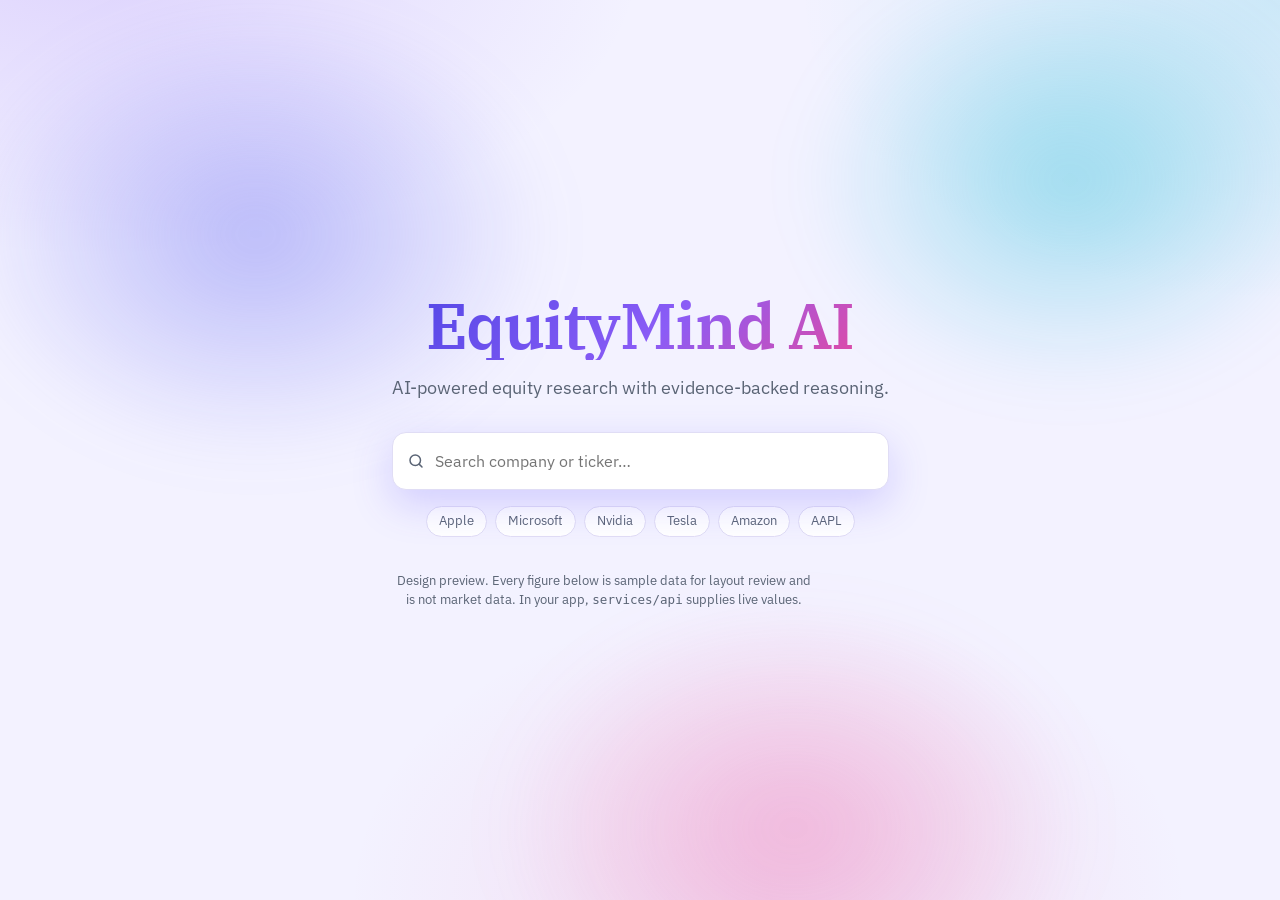
<file: EquityMind AI (1).html>
<!DOCTYPE html>
<html lang="en"><head><meta charset="utf-8">
<meta name="viewport" content="width=device-width, initial-scale=1, viewport-fit=cover">
<title>EquityMind AI</title>
<link rel="stylesheet" href="https://fonts.googleapis.com/css2?family=IBM+Plex+Sans:wght@400;500;600&family=IBM+Plex+Serif:wght@500;600&display=swap">
<style>
:root{--bg:#F5F6F8;--surf:#fff;--ink:#141A24;--mut:#5A6475;--line:#E2E5EB;--acc:#25467A;--acc2:#E8EEF8;--bull:#1D7A50;--bullbg:#E6F4EC;--bear:#B23B2B;--bearbg:#FBEAE7;--warn:#9A6A0A;--warnbg:#FBF1DC;--sh:0 1px 2px rgba(20,26,36,.05),0 4px 14px rgba(20,26,36,.04);--r:10px;--sans:"IBM Plex Sans",system-ui,sans-serif;--serif:"IBM Plex Serif",Georgia,serif;box-sizing:border-box;padding-top:env(safe-area-inset-top,0px);padding-bottom:env(safe-area-inset-bottom,0px)}
@media (prefers-color-scheme:dark){:root:not([data-theme="light"]){--bg:#0F131A;--surf:#171C25;--ink:#E8ECF3;--mut:#98A2B3;--line:#273041;--acc:#8DB0EA;--acc2:#1D2940;--bull:#5BC48E;--bullbg:#14291F;--bear:#EE8D7E;--bearbg:#2E1A17;--warn:#E3B25A;--warnbg:#2C2413;--sh:0 1px 2px rgba(0,0,0,.3)}}
:root[data-theme="dark"]{--bg:#0F131A;--surf:#171C25;--ink:#E8ECF3;--mut:#98A2B3;--line:#273041;--acc:#8DB0EA;--acc2:#1D2940;--bull:#5BC48E;--bullbg:#14291F;--bear:#EE8D7E;--bearbg:#2E1A17;--warn:#E3B25A;--warnbg:#2C2413;--sh:0 1px 2px rgba(0,0,0,.3)}
html{scroll-padding-top:env(safe-area-inset-top,0px)}*{box-sizing:border-box}
body{margin:0;background:var(--bg);color:var(--ink);font:15px/1.55 var(--sans);-webkit-font-smoothing:antialiased}
button,input{font:inherit;color:inherit}
:focus-visible{outline:2px solid var(--acc);outline-offset:2px;border-radius:6px}
h1,h2,h3,p{margin:0}.serif{font-family:var(--serif)}
.wrap{max-width:1180px;margin:0 auto;padding:0 20px}
.btn{border:1px solid var(--line);background:var(--surf);border-radius:8px;padding:9px 16px;cursor:pointer;transition:background .15s,border-color .15s,transform .15s}
.btn:hover{border-color:var(--acc)}.btn.pri{background:var(--acc);border-color:var(--acc);color:#fff;font-weight:500}
@media (prefers-color-scheme:dark){:root:not([data-theme="light"]) .btn.pri{color:#0F131A}}
.btn.pri:hover{transform:translateY(-1px)}
.card{background:var(--surf);border:1px solid var(--line);border-radius:var(--r);box-shadow:var(--sh);padding:20px}
.badge{display:inline-flex;gap:6px;align-items:center;font-size:12.5px;font-weight:500;padding:2px 9px;border-radius:99px}
.b-ok{background:var(--bullbg);color:var(--bull)}.b-warn{background:var(--warnbg);color:var(--warn)}.b-bad{background:var(--bearbg);color:var(--bear)}.b-n{background:var(--acc2);color:var(--acc)}
.mut{color:var(--mut)}.sm{font-size:13px}
/* landing */
#landing{min-height:100vh;display:grid;align-content:center;justify-items:center;text-align:center;padding:40px 20px;transition:opacity .35s,transform .35s}
#landing.out{opacity:0;transform:translateY(-12px)}
#landing h1{font:600 clamp(34px,6vw,52px)/1.08 var(--serif);letter-spacing:-.02em}
#landing .sub{margin:14px 0 30px;color:var(--mut);font-size:18px;max-width:30em}
.tick{display:flex;gap:8px;width:min(480px,100%)}
.tick input{flex:1;min-width:0;padding:12px 14px;border-radius:8px;border:1px solid var(--line);background:var(--surf);font-size:16px;text-transform:uppercase;letter-spacing:.06em}
.chips{display:flex;gap:8px;flex-wrap:wrap;justify-content:center;margin-top:16px}
.chip{border:1px solid var(--line);background:transparent;border-radius:99px;padding:4px 12px;font-size:13px;cursor:pointer;color:var(--mut)}.chip:hover{color:var(--ink);border-color:var(--acc)}
#err{color:var(--bear);margin-top:12px;min-height:22px;font-size:14px}
.note{margin-top:34px;font-size:12.5px;color:var(--mut);max-width:34em}
/* workspace */
#ws{display:none}
.top{position:sticky;top:env(safe-area-inset-top,0px);z-index:5;background:color-mix(in srgb,var(--bg) 86%,transparent);backdrop-filter:blur(10px);border-bottom:1px solid var(--line)}
.top .wrap{display:flex;gap:18px;align-items:center;padding-top:12px;padding-bottom:12px;flex-wrap:wrap}
.top .nm{font:600 20px/1.2 var(--serif)}.px{font:500 22px var(--serif);font-variant-numeric:tabular-nums}
.sp{flex:1}
.grid{display:grid;grid-template-columns:290px 1fr;gap:20px;padding:22px 0 60px;align-items:start}
.rail{position:sticky;top:84px;display:grid;gap:16px}
@media(max-width:900px){.grid{grid-template-columns:1fr}.rail{position:static}}
/* pipeline */
.pl{list-style:none;margin:0;padding:0}
.ag{display:grid;grid-template-columns:28px 1fr;gap:10px;padding:8px 0;position:relative}
.ag:not(:last-child)::after{content:"";position:absolute;left:13px;top:36px;bottom:-6px;width:1px;background:var(--line)}
.dot{width:28px;height:28px;border-radius:50%;border:1.5px solid var(--line);display:grid;place-items:center;font-size:13px;color:var(--mut);background:var(--surf);transition:all .25s}
.ag.run .dot{border-color:var(--acc);color:var(--acc);animation:pulse 1.3s ease-in-out infinite}
.ag.done .dot{border-color:var(--bull);background:var(--bullbg);color:var(--bull)}
.ag.rev .dot{border-color:var(--warn);background:var(--warnbg);color:var(--warn)}
@keyframes pulse{50%{box-shadow:0 0 0 5px color-mix(in srgb,var(--acc) 18%,transparent)}}
.ag b{font-weight:600;font-size:14px}.ag span.d{display:block;font-size:12.5px;color:var(--mut);line-height:1.4}
.ag .bar{height:2px;background:var(--line);border-radius:2px;margin-top:5px;overflow:hidden;display:none}.ag.run .bar{display:block}.ag .bar i{display:block;height:100%;width:0;background:var(--acc)}
.ag.run .bar i{animation:fill var(--t,900ms) linear forwards}@keyframes fill{to{width:100%}}
/* loading */
#loading{display:none;padding:70px 0;max-width:520px;margin:0 auto}
#loading h2{font:600 24px var(--serif);margin-bottom:18px}
.ls{display:flex;gap:10px;padding:7px 0;color:var(--mut);transition:color .2s}.ls.done,.ls.run{color:var(--ink)}
/* score */
.ring{position:relative;width:150px;height:150px;margin:6px auto 12px}
.ring svg{transform:rotate(-90deg)}.ring .n{position:absolute;inset:0;display:grid;place-content:center;text-align:center}
.ring .n b{font:600 40px/1 var(--serif);font-variant-numeric:tabular-nums}.ring .n small{color:var(--mut)}
.met{width:100%;text-align:left;background:none;border:0;padding:8px 0;cursor:pointer;border-top:1px solid var(--line)}
.met .row{display:flex;justify-content:space-between;font-size:14px}.met .tr{height:4px;background:var(--line);border-radius:3px;margin-top:6px;overflow:hidden}.met .tr i{display:block;height:100%;background:var(--acc);width:0;transition:width .9s cubic-bezier(.2,.7,.2,1)}
.met p{font-size:12.5px;color:var(--mut);max-height:0;overflow:hidden;transition:max-height .25s;margin-top:0}.met.open p{max-height:90px;margin-top:6px}
/* tabs */
.tabs{display:flex;gap:4px;border-bottom:1px solid var(--line);margin-bottom:18px;overflow-x:auto}
.tab{background:none;border:0;padding:10px 14px;cursor:pointer;color:var(--mut);border-bottom:2px solid transparent;margin-bottom:-1px;white-space:nowrap}
.tab[aria-selected=true]{color:var(--ink);border-color:var(--acc);font-weight:500}
.pane{display:none;animation:in .25s ease}.pane.on{display:grid;gap:16px}@keyframes in{from{opacity:0;transform:translateY(6px)}}
h3{font:600 17px var(--serif);margin-bottom:8px}
.thesis{display:flex;gap:10px;align-items:center;flex-wrap:wrap;margin-bottom:10px}
ul.l{margin:0;padding-left:18px}ul.l li{margin:5px 0}
.two{display:grid;grid-template-columns:1fr 1fr;gap:16px}@media(max-width:700px){.two{grid-template-columns:1fr}}
.snap{display:grid;grid-template-columns:repeat(auto-fill,minmax(130px,1fr));gap:1px;background:var(--line);border:1px solid var(--line);border-radius:8px;overflow:hidden}
.snap div{background:var(--surf);padding:12px}.snap small{color:var(--mut);display:block;font-size:12.5px}.snap b{font:500 18px var(--serif);font-variant-numeric:tabular-nums}
/* debate */
.deb{display:grid;grid-template-columns:1fr 1fr;border:1px solid var(--line);border-radius:var(--r);overflow:hidden;background:var(--surf)}
@media(max-width:700px){.deb{grid-template-columns:1fr}}
.side{padding:20px}.side.bu{background:linear-gradient(var(--bullbg),transparent 140px)}.side.be{background:linear-gradient(var(--bearbg),transparent 140px);border-left:1px solid var(--line)}
@media(max-width:700px){.side.be{border-left:0;border-top:1px solid var(--line)}}
.side h3{display:flex;justify-content:space-between;align-items:center}
.arg{padding:10px 0;border-top:1px solid var(--line)}.arg:first-of-type{border-top:0}.arg p{margin-top:3px}.arg .ev{font-size:12.5px;color:var(--mut)}
.conf{height:5px;background:var(--line);border-radius:3px;margin:4px 0 12px}.conf i{display:block;height:100%;border-radius:3px}
.judge{border-left:3px solid var(--acc)}
/* claims */
.cl{border:1px solid var(--line);border-radius:var(--r);background:var(--surf)}
.cl>button{width:100%;display:flex;gap:12px;align-items:center;text-align:left;background:none;border:0;padding:14px 16px;cursor:pointer}
.cl>button span.t{flex:1}.cl .chev{transition:transform .2s;color:var(--mut)}.cl.open .chev{transform:rotate(90deg)}
.cl .bd{display:grid;grid-template-rows:0fr;transition:grid-template-rows .25s}.cl.open .bd{grid-template-rows:1fr}
.cl .bd>div{overflow:hidden}.chain{padding:0 16px 16px;display:grid;gap:8px}
.st{border:1px solid var(--line);border-radius:8px;padding:10px 12px;font-size:14px}.st small{display:block;color:var(--mut);font-size:12px;margin-bottom:2px}
.st.code{font-variant-numeric:tabular-nums}
/* chart */
.chart{position:relative}.chart svg{width:100%;height:auto;display:block}
.tip{position:absolute;pointer-events:none;background:var(--ink);color:var(--bg);font-size:12.5px;padding:5px 9px;border-radius:6px;display:none;white-space:nowrap;transform:translate(-50%,-120%)}
.draw{stroke-dasharray:1200;stroke-dashoffset:1200;animation:dr 1.1s ease forwards}@keyframes dr{to{stroke-dashoffset:0}}
/* copilot */
.ans{border-left:3px solid var(--acc);padding:2px 0 2px 14px;margin-top:12px;animation:in .25s ease}
.pill{display:inline-block;margin:4px 6px 0 0}
.state{padding:40px;text-align:center;color:var(--mut)}
:root{--acc:#5B4BFF;--acc2:#ECE9FF;--g:linear-gradient(135deg,#4F46E5,#8B5CF6 55%,#EC4899);--bg:#F3F2FF;--line:#E0DDF5;--sh:0 1px 2px rgba(60,40,140,.06),0 10px 28px rgba(80,60,200,.09)}
@media (prefers-color-scheme:dark){:root:not([data-theme="light"]){--acc:#A99BFF;--acc2:#241F4A;--bg:#0A0A18;--surf:#14142A;--line:#2A2850;--sh:0 10px 30px rgba(0,0,0,.35)}}
body{background:radial-gradient(900px 500px at 8% -5%,rgba(139,92,246,.20),transparent 60%),radial-gradient(800px 500px at 100% 0,rgba(6,182,212,.16),transparent 60%),radial-gradient(700px 500px at 60% 100%,rgba(236,72,153,.12),transparent 60%),var(--bg);background-attachment:fixed}
#landing{position:relative;overflow:hidden}#landing::before{content:"";position:absolute;inset:-10%;background:radial-gradient(420px 320px at 25% 30%,rgba(99,102,241,.40),transparent 70%),radial-gradient(380px 300px at 78% 25%,rgba(6,182,212,.34),transparent 70%),radial-gradient(420px 320px at 60% 85%,rgba(236,72,153,.28),transparent 70%);filter:blur(30px)}#landing>div{position:relative;z-index:1}
#landing h1{font-size:clamp(40px,7vw,64px);background:var(--g);-webkit-background-clip:text;background-clip:text;color:transparent}
.tick{padding:6px;background:var(--surf);border:1px solid var(--line);border-radius:14px;box-shadow:0 14px 40px rgba(91,75,255,.22)}.tick input{border:0;background:transparent}.tick input:focus{outline:none}
.btn.pri{background:var(--g);border:0;color:#fff!important;box-shadow:0 6px 18px rgba(99,70,240,.38)}.btn.pri:hover{box-shadow:0 10px 24px rgba(99,70,240,.5)}
.chip{background:var(--surf)}.chip:nth-child(5n+1):hover{border-color:#6366F1;color:#6366F1}.chip:nth-child(5n+2):hover{border-color:#10B981;color:#10B981}.chip:nth-child(5n+3):hover{border-color:#06B6D4;color:#06B6D4}.chip:nth-child(5n+4):hover{border-color:#F43F5E;color:#F43F5E}.chip:nth-child(5n):hover{border-color:#F59E0B;color:#F59E0B}
.top{border-bottom:0;box-shadow:0 1px 0 var(--line)}.top::after{content:"";display:block;height:3px;background:var(--g)}
.px{background:var(--g);-webkit-background-clip:text;background-clip:text;color:transparent}
.card{position:relative;overflow:hidden}.rail .card::before,#p-report>.card:first-child::before{content:"";position:absolute;left:0;right:0;top:0;height:3px;background:var(--g)}
.ag:nth-child(1){--c:#3B82F6}.ag:nth-child(2){--c:#06B6D4}.ag:nth-child(3){--c:#8B5CF6}.ag:nth-child(4){--c:#10B981}.ag:nth-child(5){--c:#F43F5E}.ag:nth-child(6){--c:#F59E0B}.ag:nth-child(7){--c:#6366F1}
.dot{color:var(--c);border-color:color-mix(in srgb,var(--c) 40%,transparent);background:color-mix(in srgb,var(--c) 12%,var(--surf))}
.ag.run .dot{border-color:var(--c);color:var(--c);animation:pu 1.3s ease-in-out infinite}@keyframes pu{50%{box-shadow:0 0 0 6px color-mix(in srgb,var(--c) 22%,transparent)}}
.ag.done .dot{background:var(--c);border-color:var(--c);color:#fff}.ag.rev .dot{background:var(--warn);border-color:var(--warn);color:#fff}
.ag .bar i{background:var(--c)}.ag:not(:last-child)::after{background:linear-gradient(var(--c),var(--line))}
#arc{stroke:url(#rg);filter:drop-shadow(0 0 6px rgba(139,92,246,.45))}.ring .n b{background:var(--g);-webkit-background-clip:text;background-clip:text;color:transparent}
.met:nth-child(1) .tr i{background:linear-gradient(90deg,#6366F1,#8B5CF6)}.met:nth-child(2) .tr i{background:linear-gradient(90deg,#10B981,#34D399)}.met:nth-child(3) .tr i{background:linear-gradient(90deg,#06B6D4,#22D3EE)}.met:nth-child(4) .tr i{background:linear-gradient(90deg,#F59E0B,#FBBF24)}
.met .tr{height:6px}
.tab[aria-selected=true]{color:var(--acc);border-image:var(--g) 1}
.thesis .badge{background:var(--g);color:#fff}
.snap{gap:10px;background:none;border:0}.snap div{border-radius:10px;border:1px solid var(--line)}.snap div:nth-child(4n+1){background:color-mix(in srgb,#6366F1 9%,var(--surf))}.snap div:nth-child(4n+2){background:color-mix(in srgb,#10B981 9%,var(--surf))}.snap div:nth-child(4n+3){background:color-mix(in srgb,#06B6D4 9%,var(--surf))}.snap div:nth-child(4n){background:color-mix(in srgb,#F59E0B 10%,var(--surf))}
.side.bu{background:linear-gradient(160deg,color-mix(in srgb,var(--bull) 22%,var(--surf)),var(--surf) 65%)}.side.be{background:linear-gradient(200deg,color-mix(in srgb,var(--bear) 22%,var(--surf)),var(--surf) 65%)}
.conf{height:7px}.side.bu .conf i{background:linear-gradient(90deg,#10B981,#34D399)!important}.side.be .conf i{background:linear-gradient(90deg,#F43F5E,#FB923C)!important}
.judge{border-left:0;background:linear-gradient(var(--surf),var(--surf)) padding-box,var(--g) border-box;border:1.5px solid transparent}
.cl{border-left:4px solid var(--bull)}.cl:nth-of-type(3){border-left-color:var(--warn)}.cl:nth-of-type(4){border-left-color:var(--bear)}
.rb{background:var(--g)!important}
.ans{border-left:3px solid;border-image:var(--g) 1}
.ls.done span{color:var(--bull)}.ls.run span{color:var(--acc)}
.sb{position:relative;width:min(520px,100%);text-align:left}.sb .tick{width:100%;align-items:center;gap:10px;padding:6px 14px}.sb .tick:focus-within{box-shadow:0 0 0 2px var(--acc),0 14px 40px rgba(91,75,255,.25)}.sb .tick input{padding:10px 0;font-size:16px;text-transform:none;letter-spacing:0}.ic{color:var(--mut);display:grid}
.spin{width:16px;height:16px;border-radius:50%;border:2px solid var(--line);border-top-color:var(--acc);opacity:0}.spin.on{opacity:1;animation:spn .7s linear infinite}@keyframes spn{to{transform:rotate(360deg)}}
.dd{position:absolute;left:0;right:0;top:calc(100% + 8px);background:var(--surf);border:1px solid var(--line);border-radius:12px;box-shadow:0 18px 44px rgba(40,30,120,.22);z-index:20;max-height:340px;overflow:auto;opacity:0;transform:translateY(-6px);transition:opacity .15s,transform .15s}.dd.show{opacity:1;transform:none}
.dh{padding:10px 16px;font-size:13px;color:var(--mut);border-bottom:1px solid var(--line)}.opt{padding:10px 16px;cursor:pointer;border-bottom:1px solid var(--line)}.opt:last-child{border:0}.opt[aria-selected=true],.opt:hover{background:var(--acc2)}.oh{display:flex;gap:10px;align-items:center;justify-content:space-between}.os{font-size:12.5px;color:var(--mut)}
mark{background:color-mix(in srgb,var(--acc) 28%,transparent);color:inherit;border-radius:3px;padding:0 1px}.empty{padding:22px 16px;text-align:center}.empty p{color:var(--mut);font-size:14px;margin-top:2px}
.selc{width:min(520px,100%);margin-top:16px;padding:16px 18px;border-radius:12px;display:flex;gap:14px;justify-content:space-between;align-items:center;flex-wrap:wrap;text-align:left;background:linear-gradient(var(--surf),var(--surf)) padding-box,var(--g) border-box;border:1.5px solid transparent;animation:in .25s ease}.selc[hidden]{display:none}.sa{display:flex;gap:8px;flex-wrap:wrap}
@media(prefers-reduced-motion:reduce){*{animation-duration:.01ms!important;animation-iteration-count:1!important;transition-duration:.01ms!important}.draw{stroke-dashoffset:0}}
</style></head><body>
<section id="landing"><div style="max-width:640px">
<h1>EquityMind AI</h1><p class="sub">AI-powered equity research with evidence-backed reasoning.</p>
<div class="sb" id="sbw"><div class="tick"><span class="ic" aria-hidden="true"><svg width="18" height="18" viewBox="0 0 24 24" fill="none" stroke="currentColor" stroke-width="2" stroke-linecap="round"><circle cx="11" cy="11" r="7"/><path d="M20 20l-3.5-3.5"/></svg></span><input id="t" role="combobox" aria-label="Search company or ticker" aria-expanded="false" aria-controls="dd" aria-autocomplete="list" placeholder="Search company or ticker…" autocomplete="off" spellcheck="false"><span class="spin" id="sp"></span></div><div class="dd" id="dd" role="listbox" hidden></div></div>
<div class="chips" id="ex"></div><div id="sel" class="selc" hidden></div>
<p class="note">Design preview. Every figure below is sample data for layout review and is not market data. In your app, <code>services/api</code> supplies live values.</p>
</div></section>

<section id="ws">
<header class="top"><div class="wrap">
<div><div class="nm" id="hn">–</div><div class="mut sm"><span id="ht"></span></div></div>
<div class="px" id="hp"></div><span class="badge b-ok" id="hc"></span>
<span class="mut sm" id="hu">Updated 3 min ago</span><span class="sp"></span>
<span class="badge b-n" id="hs">Researching</span>
<button class="btn sm" id="nw">New ticker</button></div></header>
<div class="wrap">
<div id="loading"><h2 id="lt"></h2><div id="ll"></div></div>
<div class="grid" id="main" style="display:none">
<aside class="rail">
<div class="card"><h3 style="margin-bottom:4px">Agent pipeline</h3><ol class="pl" id="pl" aria-label="Agent pipeline"></ol></div>
<div class="card"><h3 style="margin-bottom:0">Research reliability</h3><p class="sm mut">How well-supported this research is. Not a forecast of returns.</p>
<div class="ring"><svg width="150" height="150" viewBox="0 0 150 150"><defs><linearGradient id="rg" x1="0" y1="0" x2="1" y2="1"><stop offset="0" stop-color="#06B6D4"/><stop offset=".5" stop-color="#8B5CF6"/><stop offset="1" stop-color="#EC4899"/></linearGradient></defs><circle cx="75" cy="75" r="64" fill="none" stroke="var(--line)" stroke-width="9"/><circle id="arc" cx="75" cy="75" r="64" fill="none" stroke="var(--acc)" stroke-width="9" stroke-linecap="round" stroke-dasharray="402" stroke-dashoffset="402" style="transition:stroke-dashoffset 1.1s cubic-bezier(.2,.7,.2,1)"/></svg><div class="n"><b id="sc">0</b><small>/ 100</small></div></div>
<div id="mets"></div></div>
</aside>
<main>
<div class="tabs" role="tablist" id="tabs"></div>
<div class="pane" id="p-report" role="tabpanel"></div>
<div class="pane" id="p-debate" role="tabpanel"></div>
<div class="pane" id="p-claims" role="tabpanel"></div>
<div class="pane" id="p-data" role="tabpanel"></div>
<div class="card" style="margin-top:16px"><h3>Research copilot</h3><p class="sm mut" style="margin-bottom:8px">Ask about this report. Answers are anchored to the evidence above.</p>
<div id="qs"></div><div id="qa" aria-live="polite"></div></div>
</main></div></div></section>

<script>
const $=s=>document.querySelector(s),H=(e,h)=>e.innerHTML=h;
const NAMES={AAPL:"Apple Inc.",NVDA:"NVIDIA Corporation",MSFT:"Microsoft Corporation",TSLA:"Tesla, Inc.",AMZN:"Amazon.com, Inc."};
const AG=[["Data","Pulls prices and financial statements","▤"],["News","Scores recent headlines and sentiment","☰"],["Valuation","Compares multiples with history and peers","◈"],["Bull","Argues why the company is attractive","▲"],["Bear","Argues why the thesis could fail","▼"],["Judge","Weighs both sides and concludes","⚖"],["Verification","Checks each claim against source data","✓"]];
const STEPS=["Financial data collected","News analyzed","Valuation analysis","Bull/Bear debate","Claim verification","Reliability scoring"];
const MET=[["Evidence Quality",91,"How directly the cited figures come from filings and structured data rather than inference."],["Claim Verification",88,"Share of claims that were recomputed from source data and matched."],["Source Coverage",84,"How many of the required data types (financials, news, valuation inputs) were available."],["Agent Agreement",75,"How consistently independent research agents support the final thesis."]];
const CLAIMS=[["Revenue increased 12% year over year.","ok",[["Source data","Previous revenue $100.0B · Current revenue $112.0B"],["Calculation","(112.0 − 100.0) ÷ 100.0 = 12.0%"]],"Matches reported figures."],
["Operating margin expanded by roughly 150 basis points.","ok",[["Source data","Prior margin 28.4% · Current margin 29.9%"],["Calculation","29.9 − 28.4 = 1.5 pts"]],"Matches reported figures."],
["The stock trades at a premium to its 5-year average multiple.","warn",[["Source data","Current P/E 31.2 · 5-year average 24.8 (derived from price history)"],["Calculation","31.2 ÷ 24.8 = 1.26×"]],"The premium is confirmed, but the 5-year average uses estimated historical EPS."],
["Management guidance implies accelerating growth next year.","bad",[["Source data","No guidance figures found in the retrieved data"],["Calculation","None available"]],"No supporting data was retrieved. Treat as unverified."]];
const BULL=[["Durable revenue growth","Revenue +12% YoY, ahead of the prior year","Source: income statement"],["Expanding margins","Operating margin up 1.5 pts","Source: income statement"],["Strong cash generation","Free cash flow supports buybacks","Source: cash-flow statement"]];
const BEAR=[["Premium valuation","P/E 31.2 vs 24.8 five-year average","Source: price and EPS history"],["Slowing unit demand","News sentiment mixed on near-term volume","Source: 14 recent headlines"],["Concentration risk","Growth depends on a few product lines","Source: segment disclosure"]];
const ANS={"Why is the valuation expensive?":"The stock trades at 31.2× earnings against a five-year average of 24.8×. Earnings growth of 12% does not fully close that gap, so returns depend on margins continuing to expand. Evidence: Claim 3 (partially verified).","What are the biggest risks?":"Valuation leaves little room for a growth miss, news sentiment on near-term demand is mixed, and revenue depends on a few product lines. The Bear agent rated its own confidence at 58%.","Show me the evidence behind the bullish thesis.":"Two of the three bull arguments rest on verified claims: revenue growth and margin expansion. The cash-flow argument has no linked claim yet, so it is weaker than it reads.","Challenge the current conclusion.":"The neutral-to-bullish call assumes margins keep expanding. If they flatten, the premium multiple has no support. The unsupported guidance claim should be removed or sourced before relying on it.","What changed in the financials?":"Revenue rose from $100.0B to $112.0B and operating margin from 28.4% to 29.9%. Valuation multiples also rose, so part of the price gain reflects re-rating rather than earnings."};
let tk="",CO=null,timers=[];const RM=matchMedia("(prefers-reduced-motion:reduce)").matches;
/* Company resolver: deterministic, no LLM. In the app this is one call to your resolver endpoint; this sample directory only demonstrates the UI. */
const DIR=[["Apple Inc.","AAPL","NASDAQ","US","Technology"],["Apple Hospitality REIT, Inc.","APLE","NYSE","US","Real Estate"],["Apple Rush Company","APRU","OTC","US","Beverages"],["Microsoft Corporation","MSFT","NASDAQ","US","Technology"],["NVIDIA Corporation","NVDA","NASDAQ","US","Technology"],["Tesla, Inc.","TSLA","NASDAQ","US","Automotive"],["Amazon.com, Inc.","AMZN","NASDAQ","US","Consumer Cyclical"],["Alphabet Inc.","GOOGL","NASDAQ","US","Communication Services"],["Meta Platforms, Inc.","META","NASDAQ","US","Communication Services"],["Netflix, Inc.","NFLX","NASDAQ","US","Communication Services"],["Advanced Micro Devices, Inc.","AMD","NASDAQ","US","Technology"],["Taiwan Semiconductor Manufacturing","TSM","NYSE","Taiwan","Technology"],["Toyota Motor Corporation","TM","NYSE","Japan","Automotive"]].map(a=>({name:a[0],ticker:a[1],exchange:a[2],market:a[3],sector:a[4]}));
const nz=s=>s.toLowerCase().replace(/[^a-z0-9 ]/g,"").trim(),esc=s=>s.replace(/[&<>]/g,c=>({"&":"&amp;","<":"&lt;",">":"&gt;"}[c]));
function lev(a,b){const m=[...Array(b.length+1).keys()];for(let i=1;i<=a.length;i++){let p=m[0];m[0]=i;for(let j=1;j<=b.length;j++){const t=m[j];m[j]=Math.min(m[j]+1,m[j-1]+1,p+(a[i-1]===b[j-1]?0:1));p=t}}return m[b.length]}
function resolve(q){q=nz(q);if(!q)return{r:[],fuzzy:false};
 const out=DIR.map(c=>{const n=nz(c.name),t=c.ticker.toLowerCase(),w=n.split(" ");let s=0;if(t===q)s=100;else if(n.startsWith(q))s=90;else if(t.startsWith(q))s=80;else if(w.some(x=>x.startsWith(q)))s=70;else if(n.includes(q))s=50;return{c,s}}).filter(x=>x.s).sort((a,b)=>b.s-a.s);
 if(out.length)return{r:out.map(x=>x.c).slice(0,6),fuzzy:false};
 if(q.length<3)return{r:[],fuzzy:false};const tol=q.length>=5?2:1;
 const f=DIR.map(c=>{const ws=nz(c.name).split(" ").filter(x=>x.length>1);return{c,d:Math.min(...ws.map(w=>Math.min(lev(q,w),lev(q,w.slice(0,q.length)))),q.length>=4?lev(q,c.ticker.toLowerCase()):9)}}).filter(x=>x.d<=tol).sort((a,b)=>a.d-b.d);
 return{r:f.map(x=>x.c).slice(0,4),fuzzy:true}}
function hl(t,q){q=q.trim();const i=q?t.toLowerCase().indexOf(q.toLowerCase()):-1;return i<0?esc(t):esc(t.slice(0,i))+"<mark>"+esc(t.slice(i,i+q.length))+"</mark>"+esc(t.slice(i+q.length))}
let res=[],act=-1,tok=0,SEL=null;const T=$("#t"),DD=$("#dd");
const recents=()=>{try{return JSON.parse(localStorage.getItem("em_recent")||"[]")}catch(e){return[]}};
const saveRecent=c=>{try{localStorage.setItem("em_recent",JSON.stringify([c,...recents().filter(x=>x.ticker!==c.ticker)].slice(0,3)))}catch(e){}};
function open(h){DD.innerHTML=h;DD.hidden=false;requestAnimationFrame(()=>DD.classList.add("show"));T.setAttribute("aria-expanded","true")}
function close(){DD.classList.remove("show");DD.hidden=true;T.setAttribute("aria-expanded","false");act=-1}
const item=(c,i,q)=>`<div class="opt" role="option" id="o${i}" data-i="${i}" aria-selected="false"><div class="oh"><b>${hl(c.name,q)}</b><span class="badge b-n">${hl(c.ticker,q)}</span></div><div class="os">${c.exchange} · ${c.market} · ${c.sector}</div></div>`;
function show(list,q,head){res=list;act=-1;open((head?`<div class="dh">${head}</div>`:"")+list.map((c,i)=>item(c,i,q)).join(""))}
function search(){SEL=null;$("#sel").hidden=true;const q=T.value;
 if(!q.trim()){tok++;$("#sp").classList.remove("on");const r=recents();if(r.length)show(r,"","Recent searches");else close();return}
 const my=++tok;res=[];$("#sp").classList.add("on");open(`<div class="dh">Searching…</div>`);
 setTimeout(()=>{if(my!==tok)return;$("#sp").classList.remove("on");const{r,fuzzy}=resolve(q);
  if(!r.length){res=[];open(`<div class="empty"><b>No company found</b><p>Try searching by company name or ticker.</p></div>`);return}
  show(r,fuzzy?"":q,fuzzy?`Did you mean ${esc(r[0].name)} (${r[0].ticker})?`:r.length>1?`${r.length} companies match. Select one.`:"")},RM?0:220)}
function pick(c){SEL=c;tok++;$("#sp").classList.remove("on");T.value=c.name;close();const s=$("#sel");s.hidden=false;
 H(s,`<div><b class="serif" style="font-size:19px">${esc(c.name)}</b><div class="mut sm">${c.ticker} · ${c.exchange} · ${c.market} · ${c.sector}</div></div><div class="sa"><button type="button" class="btn sm" id="chg">Change company</button><button type="button" class="btn pri" id="go">Start AI research →</button></div>`);
 $("#chg").onclick=()=>{T.value="";T.focus();search()};$("#go").onclick=()=>{saveRecent(c);start(c)};$("#go").focus()}
function resetSel(){SEL=null;tok++;T.value="";$("#sel").hidden=true;close()}
T.oninput=search;T.onfocus=()=>{if(!SEL)search()};
T.onkeydown=e=>{const n=res.length,k=e.key;
 if(k==="Escape"){close();return}
 if(k==="ArrowDown"){e.preventDefault();if(DD.hidden&&!SEL){search();return}if(n)act=(act+1)%n}
 else if(k==="ArrowUp"){e.preventDefault();if(n)act=(act-1+n)%n}
 else if(k==="Enter"){e.preventDefault();if(SEL){$("#go").click();return}if(act>=0){pick(res[act]);return}if(n===1){pick(res[0]);return}if(n)act=0}
 else return;
 DD.querySelectorAll(".opt").forEach((o,i)=>o.setAttribute("aria-selected",i===act));if(act>=0){T.setAttribute("aria-activedescendant","o"+act);const o=DD.querySelector("#o"+act);o&&o.scrollIntoView({block:"nearest"})}};
DD.onmousedown=e=>{const o=e.target.closest(".opt");if(o){e.preventDefault();pick(res[+o.dataset.i])}};
document.addEventListener("click",e=>{if(!$("#sbw").contains(e.target))close()});
H($("#ex"),["Apple","Microsoft","Nvidia","Tesla","Amazon","AAPL"].map(x=>`<button class="chip" type="button">${x}</button>`).join(""));
$("#ex").onclick=e=>{if(e.target.matches(".chip")){T.value=e.target.textContent;T.focus();search()}};
$("#nw").onclick=()=>{timers.forEach(clearTimeout);$("#ws").style.display="none";const l=$("#landing");l.style.display="grid";l.classList.remove("out");resetSel();$("#t").focus()};
function start(c){CO=c;tk=c.ticker;const l=$("#landing");l.classList.add("out");
 setTimeout(()=>{l.style.display="none";$("#ws").style.display="block";scrollTo(0,0);run()},RM?0:300)}
function run(){const nm=CO.name;$("#hn").textContent=nm;$("#ht").textContent=tk+" · "+CO.exchange;$("#hp").textContent="$228.40";$("#hc").textContent="+2.41%";
 $("#hs").className="badge b-n";$("#hs").textContent="Researching";$("#main").style.display="none";$("#loading").style.display="block";
 $("#lt").textContent=`EquityMind is researching ${tk}…`;const dur=RM?60:850;
 const ls=i=>`<div class="ls" id="ls${i}"><span>○</span>${STEPS[i]}</div>`;H($("#ll"),STEPS.map((_,i)=>ls(i)).join(""));
 const pl=AG.map((a,i)=>`<li class="ag" id="ag${i}"><div class="dot">${a[2]}</div><div><b>${a[0]}</b><span class="d">${a[1]}</span><div class="bar"><i style="--t:${dur}ms"></i></div></div></li>`).join("");H($("#pl"),pl);
 const set=(i,s)=>{const e=$("#ag"+i);if(e)e.className="ag "+s};
 const lst=(i,s)=>{const e=$("#ls"+i);if(!e)return;e.className="ls "+s;e.firstChild.textContent=s==="done"?"✓":s==="run"?"◐":"○"};
 const seq=[[0],[1],[2],[3,4],[5],[6]];let t=0;
 seq.forEach((g,si)=>{timers.push(setTimeout(()=>{g.forEach(i=>set(i,"run"));lst(si,"run")},t));t+=dur;
  timers.push(setTimeout(()=>{g.forEach(i=>set(i,i===6?"rev":"done"));lst(si,"done")},t))});
 timers.push(setTimeout(done,t+250))}
function done(){$("#loading").style.display="none";$("#main").style.display="grid";$("#hs").className="badge b-warn";$("#hs").textContent="⚠ Needs review";
 build();anim()}
function build(){
 H($("#tabs"),[["report","Report"],["debate","Bull vs Bear"],["claims","Claims (4)"],["data","Data"]].map((t,i)=>`<button class="tab" role="tab" id="tb-${t[0]}" aria-selected="${i==0}" data-t="${t[0]}">${t[1]}</button>`).join(""));
 $("#tabs").onclick=e=>{const b=e.target.closest(".tab");if(b)tab(b.dataset.t)};
 $("#tabs").onkeydown=e=>{const a=[...document.querySelectorAll(".tab")],i=a.indexOf(document.activeElement);if(i<0)return;if(e.key==="ArrowRight"){a[(i+1)%a.length].focus();a[(i+1)%a.length].click()}if(e.key==="ArrowLeft"){a[(i+a.length-1)%a.length].focus();a[(i+a.length-1)%a.length].click()}};
 const sec=(t,b,o)=>`<details class="card" ${o?"open":""}><summary style="cursor:pointer;list-style:none"><h3 style="display:inline">${t}</h3></summary><div style="margin-top:8px">${b}</div></details>`;
 const li=a=>`<ul class="l">${a.map(x=>`<li>${x}</li>`).join("")}</ul>`;
 H($("#p-report"),`<div class="card"><div class="thesis"><h3 style="margin:0">Investment thesis</h3><span class="badge b-warn">Neutral, leaning bullish</span></div><p>Sample summary: ${tk} shows steady revenue growth and rising margins, but its premium valuation leaves little room for a miss. The Judge found the bull case better supported by data, and the bear case stronger on price.</p></div>
 <div class="two"><div class="card"><h3>Key strengths</h3>${li(["Revenue up 12% year over year (verified)","Operating margin up 1.5 pts (verified)","Cash generation funds buybacks"])}</div><div class="card"><h3>Key risks</h3>${li(["P/E 26% above its 5-year average","Mixed near-term demand sentiment","Growth concentrated in few product lines"])}</div></div>
 <div class="card"><h3>Financial snapshot</h3><div class="snap">${[["Revenue","$112.0B"],["Net profit","$26.4B"],["EPS","$7.32"],["P/E","31.2"],["Market cap","$3.5T"],["Op. margin","29.9%"],["Revenue growth","+12.0%"],["Net margin","23.6%"]].map(x=>`<div><small>${x[0]}</small><b>${x[1]}</b></div>`).join("")}</div></div>
 ${sec("Final conclusion","<p>Attractive business at a full price. The research supports holding exposure while treating the guidance claim as unproven. This is research output, not investment advice.</p>",1)}`);
 const side=(c,t,ic,a,cf,m,col)=>`<div class="side ${c}"><h3>${ic} ${t}<span class="badge ${c==="bu"?"b-ok":"b-bad"}">${cf}% confidence</span></h3><div class="conf"><i style="width:${cf}%;background:${col}"></i></div>${a.map(x=>`<div class="arg"><b>${x[0]}</b><p>${x[1]}</p><div class="ev">${x[2]}</div></div>`).join("")}<p class="sm mut" style="margin-top:8px">Key metrics: ${m}</p></div>`;
 H($("#p-debate"),`<div class="deb">${side("bu","Bull case","🐂",BULL,72,"Rev +12%, margin 29.9%","var(--bull)")}${side("be","Bear case","🐻",BEAR,58,"P/E 31.2, avg 24.8","var(--bear)")}</div>
 <div class="card judge"><h3>Judge’s conclusion</h3><p>The bull case wins on evidence: two of its three arguments are backed by verified claims, while the bear case rests on one verified multiple and one inference from headlines. The bear argument on valuation is still valid and sets the thesis to neutral-leaning-bullish rather than bullish.</p></div>`);
 H($("#p-claims"),`<p class="sm mut">Each claim is linked to source data and a recomputed calculation. Select a claim to see the chain.</p>`+CLAIMS.map((c,i)=>{const m={ok:["✓ Verified","b-ok"],warn:["⚠ Partially verified","b-warn"],bad:["✕ Unsupported","b-bad"]}[c[1]];
 return `<div class="cl ${i==0?"open":""}"><button aria-expanded="${i==0}"><span class="chev">▸</span><span class="t">${c[0]}</span><span class="badge ${m[1]}">${m[0]}</span></button><div class="bd"><div><div class="chain"><div class="st"><small>Claim</small>${c[0]}</div><div class="st code"><small>${c[2][0][0]}</small>${c[2][0][1]}</div><div class="st code"><small>${c[2][1][0]}</small>${c[2][1][1]}</div><div class="st"><small>Result</small>${c[3]}</div></div></div></div></div>`}).join(""));
 $("#p-claims").onclick=e=>{const b=e.target.closest(".cl>button");if(!b)return;const c=b.parentNode;c.classList.toggle("open");b.setAttribute("aria-expanded",c.classList.contains("open"))};
 H($("#p-data"),`<div class="card"><h3>Price history</h3><p class="sm mut">Sample series, 12 months</p><div class="chart" id="ch"></div></div><div class="card"><h3>Revenue by year</h3><p class="sm mut">Sample figures in $B</p><div id="rv"></div></div>`);
 H($("#mets"),MET.map((m,i)=>`<button class="met" aria-expanded="false"><div class="row"><span>${m[0]}</span><b>${m[1]}%</b></div><div class="tr"><i data-w="${m[1]}"></i></div><p>${m[2]}</p></button>`).join(""));
 document.querySelectorAll(".met").forEach(b=>b.onclick=()=>{b.classList.toggle("open");b.setAttribute("aria-expanded",b.classList.contains("open"))});
 H($("#qs"),Object.keys(ANS).map(q=>`<button class="chip pill" type="button">${q}</button>`).join(""));
 $("#qs").onclick=e=>{if(!e.target.matches(".chip"))return;const q=e.target.textContent;$("#qa").insertAdjacentHTML("afterbegin",`<div class="ans"><b>${q}</b><p>${ANS[q]}</p><p class="sm mut">Sample answer</p></div>`)};
 tab("report");chart();rev()}
function tab(t){document.querySelectorAll(".pane").forEach(p=>p.classList.toggle("on",p.id==="p-"+t));document.querySelectorAll(".tab").forEach(b=>b.setAttribute("aria-selected",b.dataset.t===t))}
function chart(){const W=640,Hh=240,P=36,n=60;let s=7,y=170;const d=[];for(let i=0;i<n;i++){s=(s*9301+49297)%233280;y+=(s/233280-.42)*5;d.push(y)}
 const mn=Math.min(...d),mx=Math.max(...d),X=i=>P+i*(W-P-8)/(n-1),Y=v=>Hh-24-(v-mn)/(mx-mn)*(Hh-50);
 const pts=d.map((v,i)=>`${X(i).toFixed(1)},${Y(v).toFixed(1)}`).join(" ");
 const g=[0,1,2,3].map(k=>{const v=mn+(mx-mn)*k/3;return `<line x1="${P}" x2="${W}" y1="${Y(v)}" y2="${Y(v)}" stroke="var(--line)"/><text x="${P-6}" y="${Y(v)+4}" text-anchor="end" font-size="11" fill="var(--mut)">$${v.toFixed(0)}</text>`}).join("");
 H($("#ch"),`<svg viewBox="0 0 ${W} ${Hh}" role="img" aria-label="Sample 12-month price line chart"><defs><linearGradient id="lg" x1="0" x2="1"><stop offset="0" stop-color="#06B6D4"/><stop offset=".55" stop-color="#8B5CF6"/><stop offset="1" stop-color="#EC4899"/></linearGradient><linearGradient id="ag" x1="0" y1="0" x2="0" y2="1"><stop offset="0" stop-color="#8B5CF6" stop-opacity=".32"/><stop offset="1" stop-color="#8B5CF6" stop-opacity="0"/></linearGradient></defs>${g}<polygon points="${P},${Hh-24} ${pts} ${X(n-1)},${Hh-24}" fill="url(#ag)"/><polyline class="draw" points="${pts}" fill="none" stroke="url(#lg)" stroke-width="2.5" stroke-linejoin="round"/><line id="cx" y1="10" y2="${Hh-24}" stroke="var(--mut)" stroke-dasharray="3 3" style="display:none"/><circle id="cd" r="4" fill="var(--acc)" style="display:none"/></svg><div class="tip" id="tp"></div>`);
 const sv=$("#ch svg"),mo=["Nov","Dec","Jan","Feb","Mar","Apr","May","Jun","Jul","Aug","Sep","Oct"];
 sv.onpointermove=e=>{const r=sv.getBoundingClientRect(),x=(e.clientX-r.left)/r.width*W,i=Math.max(0,Math.min(n-1,Math.round((x-P)*(n-1)/(W-P-8))));
  $("#cx").setAttribute("x1",X(i));$("#cx").setAttribute("x2",X(i));$("#cx").style.display="";const c=$("#cd");c.setAttribute("cx",X(i));c.setAttribute("cy",Y(d[i]));c.style.display="";
  const t=$("#tp");t.style.display="block";t.style.left=X(i)/W*r.width+"px";t.style.top=Y(d[i])/Hh*r.height+"px";t.textContent=`${mo[Math.floor(i/5)]} · $${d[i].toFixed(2)}`};
 sv.onpointerleave=()=>{["#cx","#cd","#tp"].forEach(s=>$(s).style.display="none")}}
function rev(){const v=[[2021,78],[2022,86],[2023,100],[2024,112]],mx=120;
 H($("#rv"),v.map(x=>`<div style="display:grid;grid-template-columns:44px 1fr 56px;gap:10px;align-items:center;margin:8px 0;font-variant-numeric:tabular-nums"><span class="mut sm">${x[0]}</span><div style="height:12px;background:var(--line);border-radius:3px;overflow:hidden"><i class="rb" style="display:block;height:100%;width:0;background:var(--acc);transition:width .8s ease" data-w="${x[1]/mx*100}"></i></div><b>$${x[1]}B</b></div>`).join(""))}
function anim(){requestAnimationFrame(()=>{$("#arc").style.strokeDashoffset=402*(1-.84);document.querySelectorAll(".tr i,.rb").forEach(e=>e.style.width=e.dataset.w+"%");
 const el=$("#sc"),T=RM?1:1100,t0=performance.now();(function f(t){const p=Math.min(1,(t-t0)/T);el.textContent=Math.round(84*(1-Math.pow(1-p,3)));if(p<1)requestAnimationFrame(f)})(t0)})}
</script></body></html>
</file>
